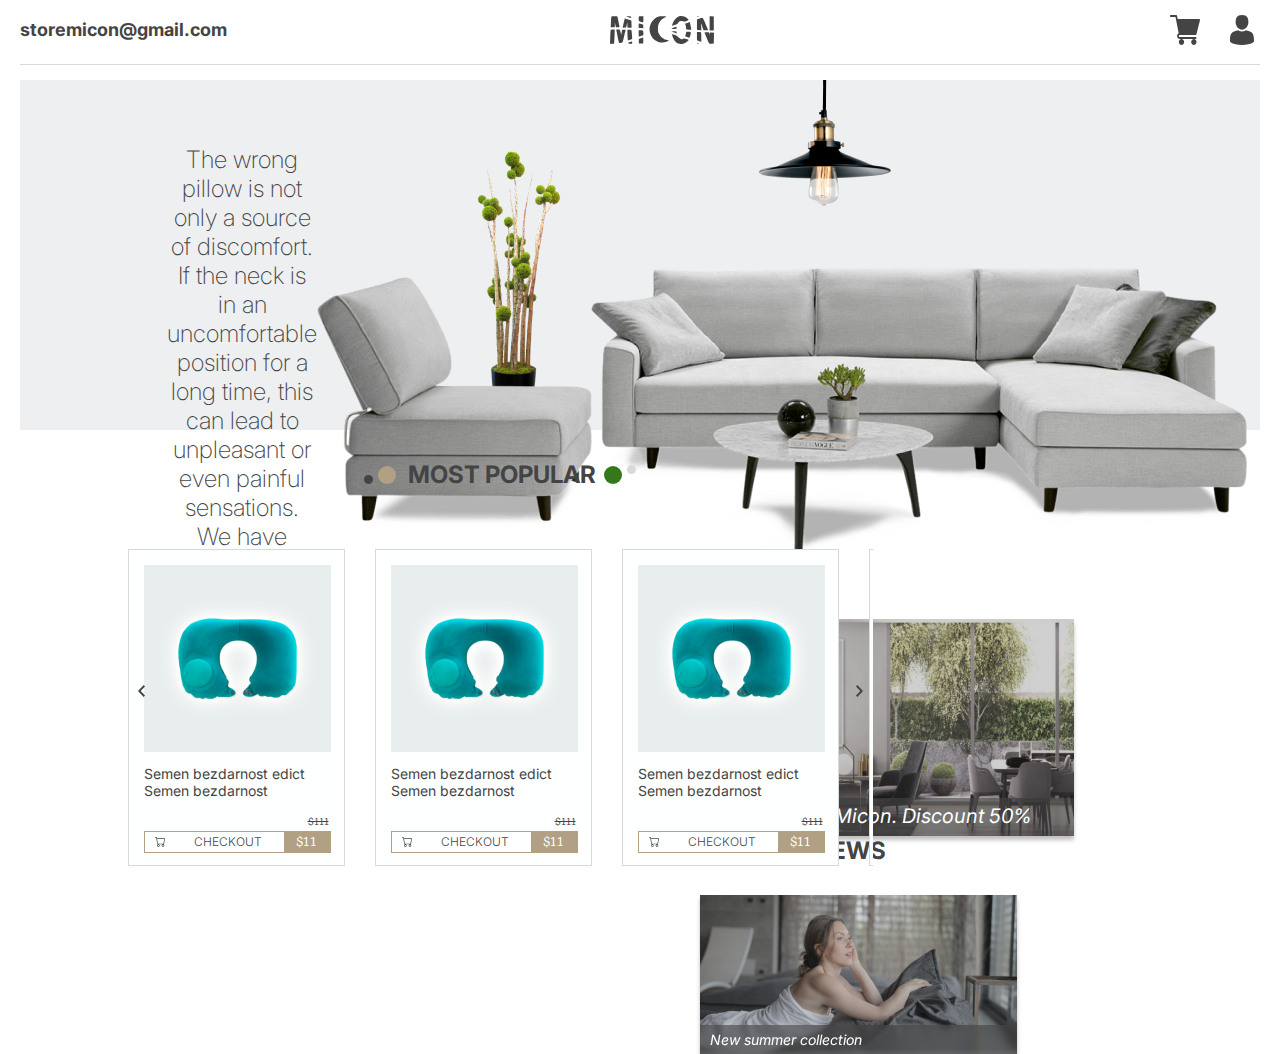
<file: index.html>
<!DOCTYPE html>
<html lang="en">

<head>
    <meta charset="UTF-8">
    <meta name="viewport" content="width=device-width, initial-scale=1.0">
    <title>Main</title>
    <link rel="stylesheet" href="https://cdn.jsdelivr.net/npm/swiper@10/swiper-bundle.min.css" />
    <script src="https://ajax.googleapis.com/ajax/libs/jquery/1.11.1/jquery.min.js"></script>
    <link rel="stylesheet" href="css/style.css">
</head>

<body>
    <header class="header">
        <div class="header__container">
            <div class="header__body">
                <div class="header__email">
                    <a href="mailto:storemicon@gmail.com" class="email">storemicon@gmail.com</a>
                </div>
                <a class="header__logo" href="index.html">
                    <img src="./images/LOGO.svg" alt="">
                </a>
                <div class="header__navigation head-nav">
                    <li class="head-nav__cart"></li>
                    <a href="createacc.html" class="head-nav__profile">
                    </a>
                </div>
            </div>
        </div>
    </header>

    <main class="main">
        <div class="main__container">
            <section class="main__topblock topblock">
                <div class="topblock__body topblockbody">
                    <p class="topblockbody__text">
                        The wrong pillow is not only a source of discomfort. If the neck is in
                        an uncomfortable position for a long time, this can lead to unpleasant or even painful
                        sensations.
                        We have collected a huge range, where everyone will find the best option for themselves.
                    </p>
                    <a href="./catalog.html"><button class="topblockbody__catalog-button">Go to catalog</button></a>
                </div>
                <div class="topblock__image">
                    <img src="./images/bgimage.png" alt="">
                </div>
            </section>
            <section class="main__bottomblock bottomblock">
                <div class="bottomblock-container">
                    <div class="bottomblock__mostpopular mostpopular">
                        <div class="mostpopular__label">
                            <div class="mostpopular__circle cirle1"></div>
                            <div class="mostpopular__circle cirle2"></div>
                            <p class="mostpopular__text">
                                MOST POPULAR
                            </p>
                            <div class="mostpopular__circle cirle3"></div>
                            <div class="mostpopular__circle cirle4"></div>
                        </div>
                        <div class="mostpopular__slider swiper">
                            <div class="swiper-wrapper" id="slides"></div>
                            <div class="swiper-button-prev"></div>
                            <div class="swiper-button-next"></div>
                        </div>
                    </div>
                    <div class="bottomblock__recentnews recentnews">
                        <div class="recentnews__secondaryblock secondaryblock">
                            <div class="secondaryblock__selected-block">
                                <div class="slide">
                                    <a href="./newspage.html">
                                        <img src="">
                                    </a>
                                    <p class="slide-text"></p>
                                </div>
                            </div>
                            <div class="secondaryblock__slider-block-container">
                                <p class="secondaryblock__label">RECENT NEWS</p>
                                <div class="secondaryblock__slider">
                                    <div class="slide">
                                        <img src="./images/newsslider/newsimg1.png" alt="">
                                        <p class="slide-text">Saturday festival in Micon. Discount 50%</p>
                                    </div>
                                    <div class="slide">
                                        <img src="./images/newsslider/newsimg2.png" alt="">
                                        <p class="slide-text">New summer collection</p>
                                    </div>
                                    <div class="slide">
                                        <img src="./images/newsslider/newsimg1.png" alt="">
                                        <p class="slide-text">Monday festival in Micon. Discount 25%</p>
                                    </div>
                                    <div class="slide">
                                        <img src="./images/newsslider/newsimg2.png" alt="">
                                        <p class="slide-text">New summer collection</p>
                                    </div>
                                </div>
                            </div>

                        </div>
                    </div>
                </div>
            </section>
        </div>
    </main>

    <script src="https://cdn.jsdelivr.net/npm/swiper@10/swiper-bundle.min.js"></script>
    <script src="js/swiperjs.js"></script>
    <script src="js/imageslider.js"></script>
</body>

</html>
</file>
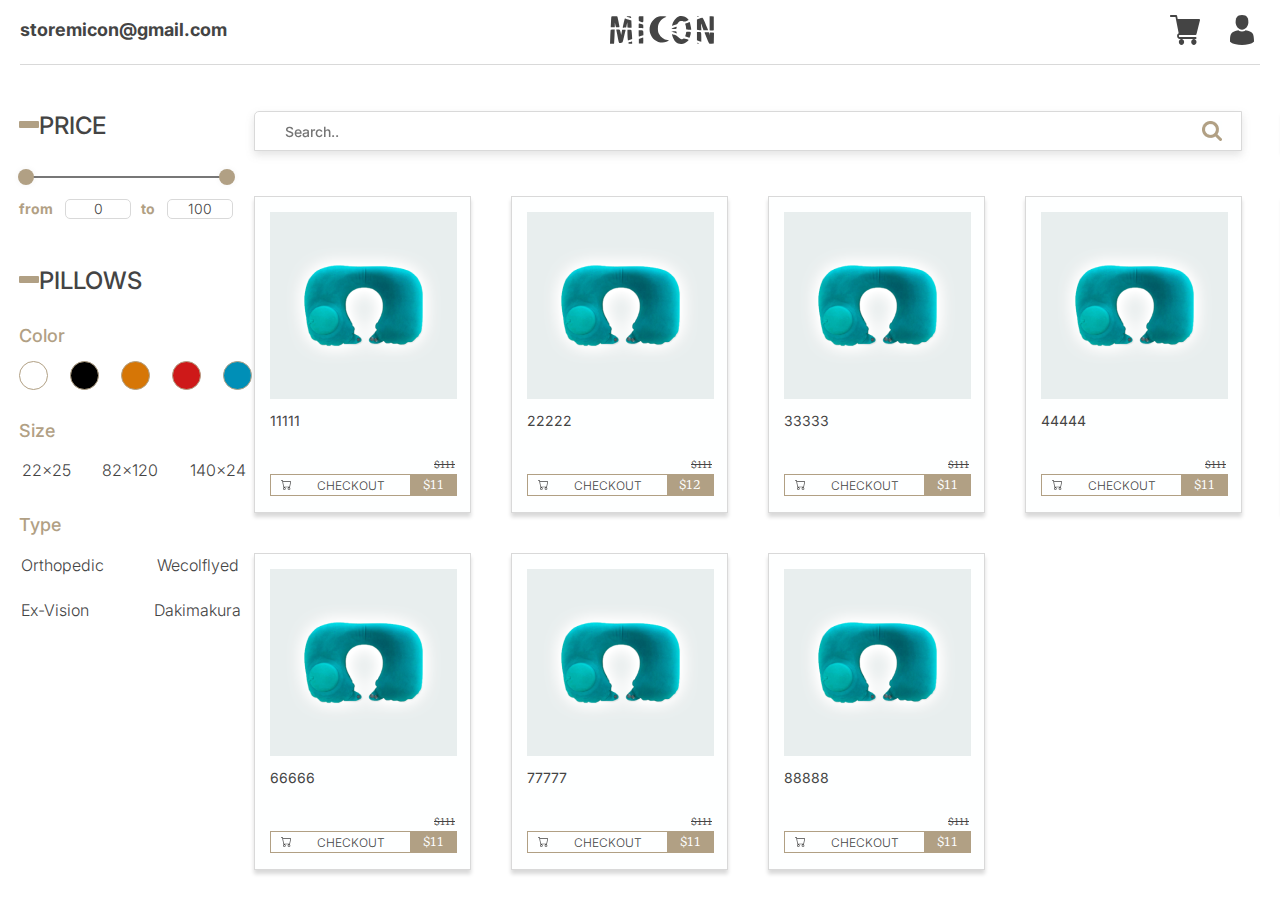
<file: catalog.html>
<!DOCTYPE html>
<html lang="en">

<head>
    <meta charset="UTF-8">
    <meta name="viewport" content="width=device-width, initial-scale=1.0">
    <title>Catalog</title>
    <link rel="stylesheet" href="css/catalog.css">
    <script src="https://code.jquery.com/jquery-3.6.0.min.js"></script>
</head>

<body>
    <header class="header">
        <div class="header__container">
            <div class="header__body">
                <div class="header__email">
                    <a href="mailto:storemicon@gmail.com" class="email">storemicon@gmail.com</a>
                </div>
                <a class="header__logo" href="index.html">
                    <img src="./images/LOGO.svg" alt="">
                </a>
                <div class="header__navigation head-nav">
                    <li class="head-nav__cart"></li>
                    <a href="createacc.html" class="head-nav__profile">
                    </a>
                </div>
            </div>
        </div>
    </header>

    <main class="main">
        <div class="main__container">
            <div class="main__body">
                <aside class="main__filters filters">
                    <div class="filters__pricefilter pricefilter">
                        <details open class="pricedetails">
                            <summary>PRICE</summary>
                            <div class="hidden-text">
                                <div class="price-filter-slider">
                                    <div class="progress" style="left: 0%; right: 0%;"></div>
                                </div>
                                <div class="range-input">
                                    <input type="range" id="minPrice" class="range-min" min="0" max="100" value="0"
                                        step="1">
                                    <input type="range" id="maxPrice" class="range-max" min="0" max="100" value="100"
                                        step="1">

                                </div>
                                <div class="price-input">
                                    <div class="field">
                                        <span>from</span>
                                        <input type="number" id="minValue" class="input-min" value="0" min="0"
                                            max="100">
                                    </div>
                                    <div class="field">
                                        <span class="to">to</span>
                                        <input type="number" id="maxValue" class="input-max" value="100" min="0"
                                            max="100">
                                    </div>
                                </div>
                            </div>
                        </details>
                    </div>
                    <div class="filters__pillowsfilter pillowsfilter">
                        <details open class="pillowsdetails">
                            <summary>PILLOWS</summary>
                            <div class="hidden-text">
                                <div class="pillowsfilter__color pillowsfiltercolor">
                                    <div class="pillowsfiltercolor__title filtertitle">Color</div>
                                    <div class="pillowsfiltercolor-btns" id="pillowsfiltercolor-buttons">
                                        <button class="btttn3 active" data-color="All"></button>
                                        <button class="btttn3 pillowsfiltercolor-btns__color-white"
                                            data-color="white"></button>
                                        <button class="btttn3 pillowsfiltercolor-btns__color-black"
                                            data-color="black"></button>
                                        <button class="btttn3 pillowsfiltercolor-btns__color-orange"
                                            data-color="orange"></button>
                                        <button class="btttn3 pillowsfiltercolor-btns__color-red"
                                            data-color="red"></button>
                                        <button class="btttn3 pillowsfiltercolor-btns__color-blue"
                                            data-color="blue"></button>
                                    </div>

                                </div>
                                <div class="pillowsfilter__size pillowsfiltersize">
                                    <div class="pillowsfilter-size__title filtertitle">Size</div>
                                    <div class="pillowsfiltersize-btns" id="pillowsfiltersize-buttons">
                                        <button class="btttn2 active" data-size="All"></button>
                                        <button class="btttn2 pillowsfiltersize-btns__size1"
                                            data-size="22x25">22x25</button>
                                        <button class="btttn2 pillowsfiltersize-btns__size2"
                                            data-size="82x120">82x120</button>
                                        <button class="btttn2 pillowsfiltersize-btns__size3"
                                            data-size="140x24">140x24</button>
                                    </div>
                                </div>
                                <div class="pillowsfilter__type pillowsfiltertype">
                                    <div class="pillowsfilter-type__title filtertitle">Type</div>
                                    <div class="pillowsfiltertype-btns" id="pillowsfiltertype-buttons">
                                        <button class="btttn" data-type="All"></button>
                                        <button class="btttn pillowsfiltertype-btns__type1"
                                            data-type="Orthopedic">Orthopedic</button>
                                        <button class="btttn pillowsfiltertype-btns__type2"
                                            data-type="Wecolflyed">Wecolflyed</button>
                                        <button class="btttn pillowsfiltertype-btns__type3"
                                            data-type="Ex-Vision">Ex-Vision</button>
                                        <button class="btttn pillowsfiltertype-btns__type4"
                                            data-type="Dakimakura">Dakimakura</button>
                                    </div>
                                </div>
                            </div>
                        </details>
                    </div>
                    <!-- <div class="filters__bedsheetsfilter bedsheetsfilter">
                        <details open class="bedsheetsdetails">
                            <summary>BED SHEETS</summary>
                            <div class="hidden-text">
                                <div class="bedsheetsfilter__color bedsheetsfiltercolor">
                                    <div class="bedsheetsfiltercolor__title filtertitle">Color</div>
                                    <div class="bedsheetsfiltercolor-btns" id="bedsheetsfiltercolor-buttons">
                                        <button class="btttn3 active"></button>
                                        <button class="btttn3 bedsheetsfiltercolor-btns__color-white"
                                            data-color="white"></button>
                                        <button class="btttn3 bedsheetsfiltercolor-btns__color-black"
                                            data-color="black"></button>
                                        <button class="btttn3 bedsheetsfiltercolor-btns__color-orange"
                                            data-color="orange"></button>
                                        <button class="btttn3 bedsheetsfiltercolor-btns__color-red"
                                            data-color="red"></button>
                                        <button class="btttn3 bedsheetsfiltercolor-btns__color-blue"
                                            data-color="blue"></button>
                                    </div>
                                </div>
                                <!-- <div class="bedsheetsfilter__size bedsheetsfiltersize">
                                    <div class="bedsheetsfilter-size__title filtertitle">Size</div>
                                    <div class="bedsheetsfiltersize-btns" id="bedsheetsfiltersize-buttons">
                                        <button class="btttn2 active" onclick="filterSelection('All')"></button>
                                        <button class="btttn2 bedsheetsfiltersize-btns__size1"
                                            onclick="filterSelection('22x25')">22x25</button>
                                        <button class="btttn2 bedsheetsfiltersize-btns__size2"
                                            onclick="filterSelection('82x120')">82x120</button>
                                        <button class="btttn2 bedsheetsfiltersize-btns__size3"
                                            onclick="filterSelection('140x24')">140x24</button>
                                    </div>
                                </div> 
                                <div class="bedsheetsfilter__type bedsheetsfiltertype">
                                    <div class="bedsheetsfilter-type__title filtertitle">Type</div>
                                    <div class="bedsheetsfiltertype-btns" id="bedsheetsfiltertype-buttons">
                                        <button class="btttn" onclick="filterSelection('all')"></button>
                                        <button class="btttn bedsheetsfiltertype-btns__type1"
                                            onclick="filterSelection('Orthopedic')">Orthopedic</button>
                                        <button class="btttn bedsheetsfiltertype-btns__type2"
                                            onclick="filterSelection('Wecolflyed')">Wecolflyed</button>
                                        <button class="btttn bedsheetsfiltertype-btns__type3"
                                            onclick="filterSelection('Ex-Vision')">Ex-Vision</button>
                                        <button class="btttn bedsheetsfiltertype-btns__type4"
                                            onclick="filterSelection('Dakimakura')">Dakimakura</button>
                                    </div>
                                </div>
                            </div>
                        </details>
                    </div> -->
                </aside>
                <div class="main__catalog catalog">
                    <div class="catalog__topfilters topfilters">
                        <div class="topfilters__search">
                            <input id="searchbar" onkeyup="search_catalog()" type="text" placeholder="Search..">
                            <button>
                                <img src="./images/search-icon.png" alt="search">
                            </button>
                        </div>
                        <div class="topfilters__dropdown dropdown">
                            <select class="dropdown__selector" id="dropdown__selector">
                                <option value="featured">Featured</option>
                                <option value="popular">Popularity</option>
                                <option value="price-lowest-to-high">Price: Low to High</option>
                                <option value="price-high-to-lowest">Price: High to Low</option>
                                <option value="newest">Newest</option>
                            </select>
                        </div>
                    </div>
                    <!-- Catalog Items -->
                    <ul class="catalog__items items" id="items"></ul>
                </div>
            </div>
        </div>
    </main>
    <script src="js/catalog/catalog_itemloader.js"></script>
    <script src="js/catalog/catalog_selector-filter.js"></script>
    <script src="js/catalog/catalog_search.js"></script>
    <script src="js/catalog/catalog_pricefilter.js"></script>
    <script src="js/catalog/catalog_filters.js"></script>
    <script src="js/catalog/catalog_dropdown.js"></script>

</body>

</html>
</file>
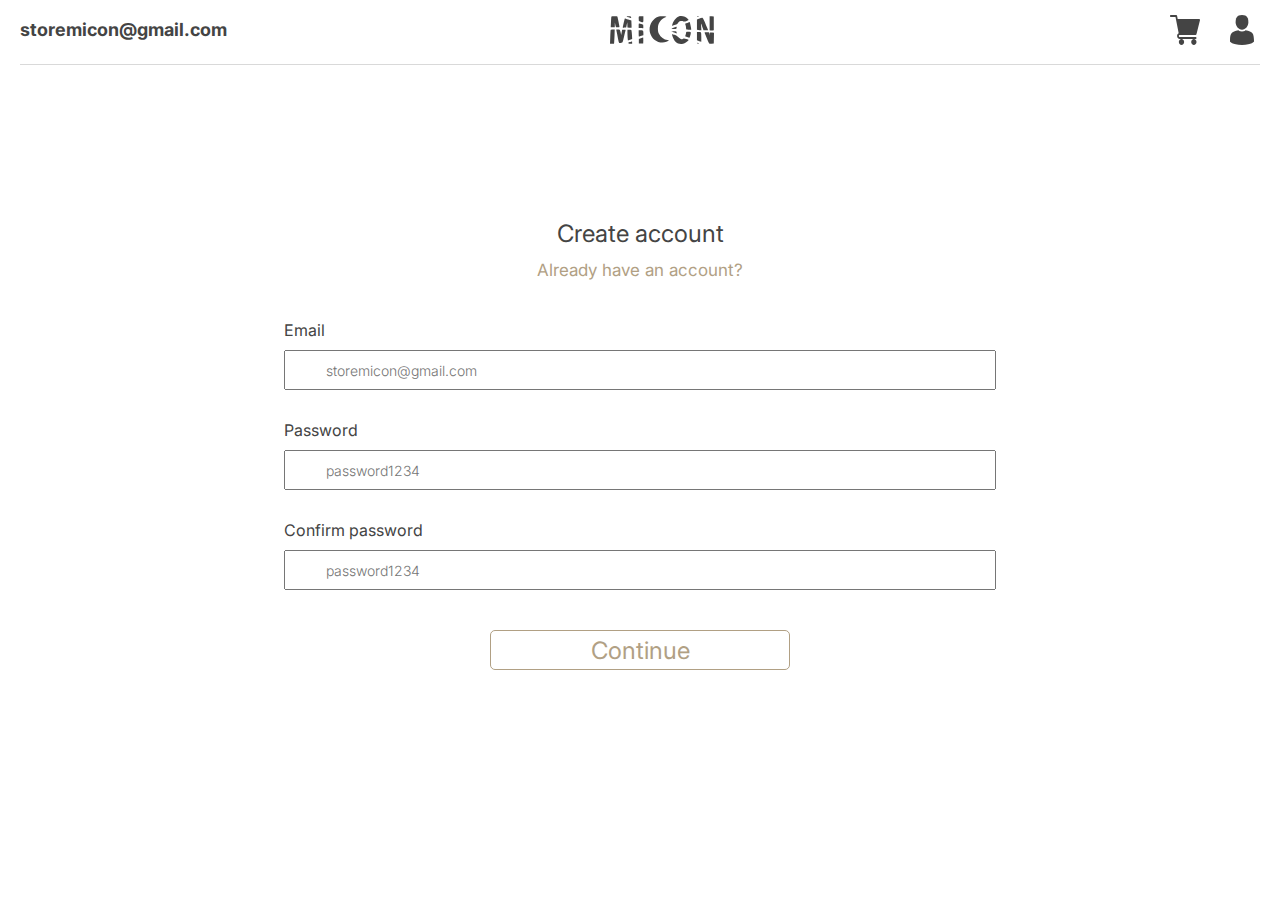
<file: createacc.html>
<!DOCTYPE html>
<html lang="en">

<head>
    <meta charset="UTF-8">
    <meta name="viewport" content="width=device-width, initial-scale=1.0">
    <title>Create Account</title>
    <link rel="stylesheet" href="./css/createacc.css">
</head>

<body>
    <header class="header">
        <div class="header__container">
            <div class="header__body">
                <div class="header__email">
                    <a href="mailto:storemicon@gmail.com" class="email">storemicon@gmail.com</a>
                </div>
                <a class="header__logo" href="index.html">
                    <img src="./images/LOGO.svg" alt="">
                </a>
                <div class="header__navigation head-nav">
                    <li class="head-nav__cart"></li>
                    <li class="head-nav__profile"></li>
                </div>
            </div>
        </div>
    </header>

    <main class="main">
        <div class="main__container">
            <div class="main__topblock topblock">
                <h3 class="topblock__title">Create account</h3>
                <a href="signin.html">
                    <button class="topblock__alrhaveacc">Already have an account?</button>
                </a>
            </div>
            <form action="" class="main__form form">
                <label for="form__input1">Email</label>
                <input type="text" id="input1" name="input1" placeholder="storemicon@gmail.com" required>

                <label for="form__input2">Password</label>
                <input type="text" id="input2" name="input2" placeholder="password1234" required>

                <label for="form__input3">Confirm password</label>
                <input type="text" id="input3" name="input3" placeholder="password1234" required>

                <button type="submit">Continue</button>
            </form>
        </div>
    </main>
</body>

</html>
</file>
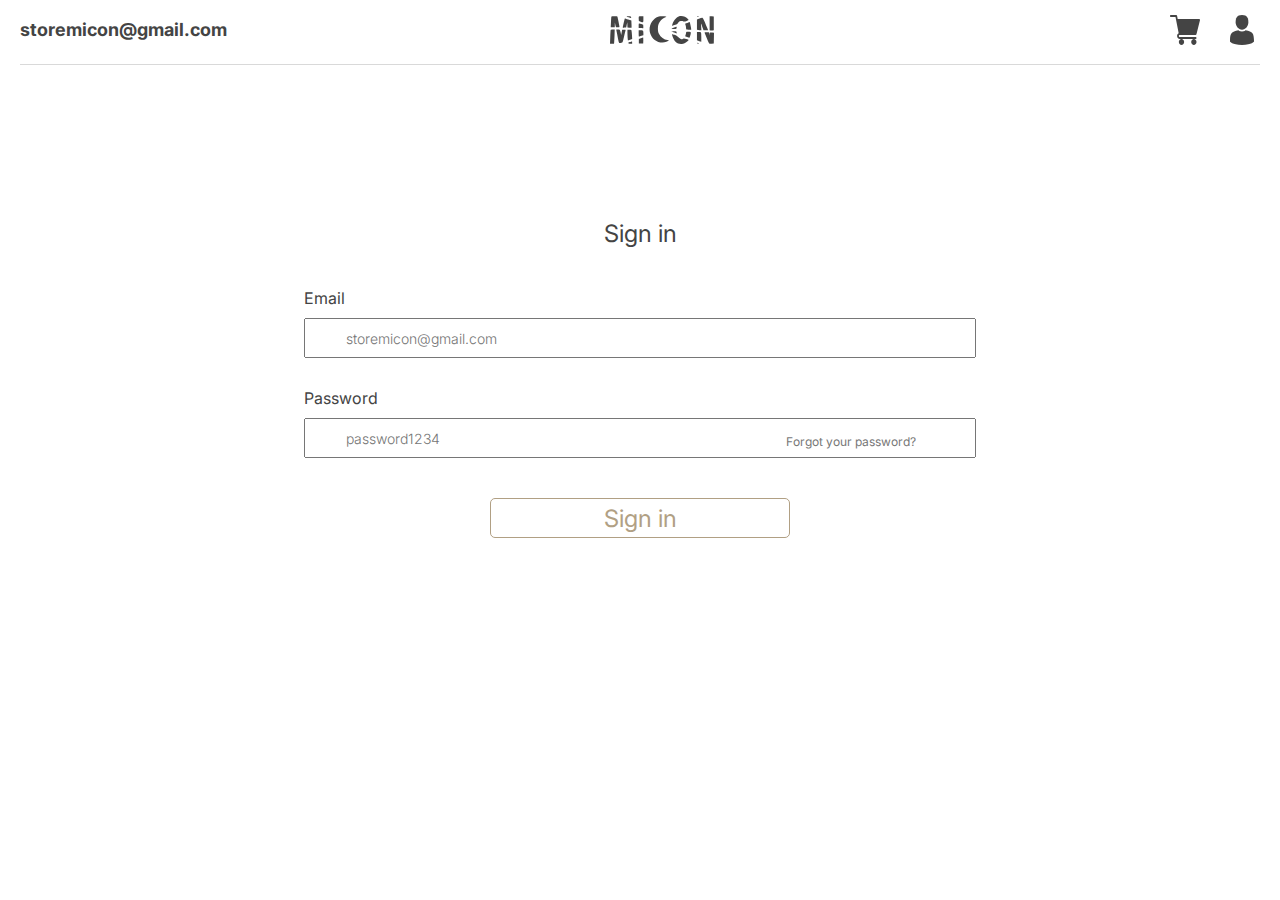
<file: signin.html>
<!DOCTYPE html>
<html lang="en">

<head>
    <meta charset="UTF-8">
    <meta name="viewport" content="width=device-width, initial-scale=1.0">
    <title>Sign in</title>
    <link rel="stylesheet" href="css/signin.css">
</head>

<body>
    <header class="header">
        <div class="header__container">
            <div class="header__body">
                <div class="header__email">
                    <a href="mailto:storemicon@gmail.com" class="email">storemicon@gmail.com</a>
                </div>
                <a class="header__logo" href="index.html">
                    <img src="./images/LOGO.svg" alt="">
                </a>
                <div class="header__navigation head-nav">
                    <li class="head-nav__cart"></li>
                    <li class="head-nav__profile"></li>
                </div>
            </div>
        </div>
    </header>

    <main class="main">
        <div class="main__container">
            <h3 class="main__title">Sign in</h3>
            <form action="" class="main__form form">
                <label for="form__input1">Email</label>
                <input type="text" id="input1" name="input1" placeholder="storemicon@gmail.com" required>

                <label for="form__input2">Password</label>
                <div class="input-pass-group">
                    <input type="text" id="input2" name="input2" placeholder="password1234" required>
                    <button>Forgot your password?</button>
                </div>
                <button class="form__submit-btn" type="submit">Sign in</button>
            </form>
        </div>
    </main>
</body>

</html>
</file>
<file: css/style.css>
@charset "UTF-8";
@import "https://fonts.googleapis.com/css?family=Inter:100,200,300,regular,500,600,700,800,900&display=swap";
@import "https://fonts.googleapis.com/css?family=Rasa:300,regular,500&display=swap";
@import "https://fonts.googleapis.com/css?family=Unna:regular&display=swap";
@import "https://fonts.googleapis.com/css?family=Inter:100,200,300,regular,500,600,700,800,900&display=swap";
@import "https://fonts.googleapis.com/css?family=Rasa:300,regular,500&display=swap";
@import "https://fonts.googleapis.com/css?family=Unna:regular&display=swap";
* {
  font-family: "Inter", sans-serif;
  font-style: normal;
  margin: 0;
  box-sizing: border-box;
  box-sizing: inherit;
  box-sizing: border-box;
}
*::before {
  padding: 0;
  margin: 0;
  border: 0;
  box-sizing: border-box;
  outline: none;
  border: none;
  box-sizing: inherit;
  box-sizing: border-box;
}
*::after {
  padding: 0;
  margin: 0;
  border: 0;
  box-sizing: border-box;
  outline: none;
  border: none;
  box-sizing: inherit;
  box-sizing: border-box;
}

a {
  text-decoration: none;
}

ul {
  list-style: none;
  padding: 0;
}

ol {
  list-style: none;
  padding: 0;
}

li {
  list-style: none;
  padding: 0;
}

button {
  padding: 0;
  border: none;
  cursor: pointer;
  width: auto;
  overflow: visible;
  background: transparent;
  /* inherit font & color from ancestor */
  color: inherit;
  font: inherit;
  /* Normalize `line-height`. Cannot be changed from `normal` in Firefox 4+. */
  line-height: normal;
  /* Corrects font smoothing for webkit */
  -webkit-font-smoothing: inherit;
  -moz-osx-font-smoothing: inherit;
  /* Corrects inability to style clickable `input` types in iOS */
  -webkit-appearance: none;
  outline: none;
}

input {
  outline: none;
}

html {
  margin: 0;
  padding: 0;
  box-sizing: border-box;
  font-family: "Inter", sans-serif;
  font-style: normal;
}

body {
  margin: 0;
  padding: 0;
  box-sizing: border-box;
  font-family: "Inter", sans-serif;
  font-style: normal;
  color: #444;
}

.header__container {
  padding: 0 20px;
}
.header__container .header__body {
  max-width: 1646px;
  width: 100%;
  display: flex;
  justify-content: space-between;
  margin-left: auto;
  margin-right: auto;
  border-bottom: 1px solid #d9d9d9;
}
.header .header__email {
  padding: 19px 0;
}
.header .header__email .email {
  color: #444;
  font-size: 18px;
  font-weight: 700;
}
.header .header__logo {
  padding: 16px 0 16px 50px;
  margin-left: -10%;
  cursor: pointer;
}
.header .head-nav {
  max-width: 90px;
  width: 100%;
  display: flex;
  padding: 15px 0;
  gap: 30px;
}
.header .head-nav__cart {
  width: 30px;
  height: 30px;
  background-image: url("../images/cart.svg");
  cursor: pointer;
}
.header .head-nav__profile {
  width: 30px;
  height: 30px;
  background-image: url("../images/profile.svg");
  background-repeat: no-repeat;
  cursor: pointer;
}

.main__topblock {
  display: flex;
  justify-content: space-between;
  width: 100%;
  height: 350px;
  margin: 15px 0 0 0;
  padding: 0 85px 0 147px;
  background: #eeeff1;
}
.main .topblockbody {
  text-align: center;
}
.main .topblockbody__text {
  max-width: 711px;
  width: 100%;
  margin-top: 65px;
  text-align: center;
  font-size: 24px;
  font-style: normal;
  font-weight: 200;
  line-height: normal;
  color: #444;
}
.main .topblockbody__catalog-button {
  max-width: 350px;
  width: 100%;
  height: 30px;
  color: #444;
  margin-top: 46px;
  font-size: 18px;
  font-weight: 500;
  line-height: normal;
  text-transform: uppercase;
  border: 1px solid #d9d9d9;
  background-color: #eeeff1;
  box-shadow: 3px 3px 3px #33791a;
  transition: all ease-in-out 0.2s;
  cursor: pointer;
}
.main .topblockbody__catalog-button:hover {
  color: #eeeff1;
  background-color: #444;
}
.main .bottomblock .bottomblock-container {
  display: flex;
  flex-wrap: wrap;
}
.main .bottomblock .bottomblock-container .mostpopular {
  max-width: 960px;
  width: 100%;
  margin-top: 30px;
}
.main .bottomblock .bottomblock-container .mostpopular__label {
  display: flex;
  justify-content: center;
}
.main .bottomblock .bottomblock-container .mostpopular__circle {
  content: "";
  display: inline-block;
  border-radius: 50%;
}
.main .bottomblock .bottomblock-container .mostpopular .cirle1 {
  width: 9px;
  height: 9px;
  margin: 0 5px 5px 0;
  align-self: flex-end;
  background-color: #444;
}
.main .bottomblock .bottomblock-container .mostpopular .cirle2 {
  width: 18px;
  height: 18px;
  margin-right: 12px;
  align-self: center;
  background-color: #b1a084;
}
.main .bottomblock .bottomblock-container .mostpopular .cirle3 {
  width: 18px;
  height: 18px;
  margin-left: 8px;
  align-self: center;
  background-color: #33791a;
}
.main .bottomblock .bottomblock-container .mostpopular .cirle4 {
  width: 9px;
  height: 9px;
  margin: 5px 0 0 5px;
  align-self: flex-start;
  background-color: #d9d9d9;
}
.main .bottomblock .bottomblock-container .mostpopular__text {
  color: #444;
  font-size: 24px;
  font-weight: 700;
  line-height: normal;
  text-align: center;
}
.main .bottomblock .bottomblock-container .mostpopular .swiper {
  width: 745px;
  height: 100%;
  margin-top: 30px;
}
.main .bottomblock .bottomblock-container .mostpopular .swiper .swiper-wrapper {
  display: flex;
  max-width: 711px;
  width: 100%;
  align-items: center;
}
.main .bottomblock .bottomblock-container .mostpopular .swiper .swiper-wrapper .swiper-slide {
  width: 217px;
  height: 317px;
  border: 1px solid #d9d9d9;
  background: #feffff;
  cursor: pointer;
}
.main .bottomblock .bottomblock-container .mostpopular .swiper .swiper-wrapper .swiper-slide__container {
  padding: 15px;
}
.main .bottomblock .bottomblock-container .mostpopular .swiper .swiper-wrapper .swiper-slide__name {
  width: 187px;
  margin-top: 9px;
  font-size: 14px;
  font-weight: 400;
  line-height: normal;
}
.main .bottomblock .bottomblock-container .mostpopular .swiper .swiper-wrapper .swiper-slide__oldprice {
  margin-top: 15px;
  font-family: Rasa;
  font-size: 14px;
  font-weight: 300;
  line-height: normal;
  text-align: right;
  text-decoration: line-through;
}
.main .bottomblock .bottomblock-container .mostpopular .swiper .swiper-wrapper .swiper-slide .checkout-btn {
  position: relative;
  display: flex;
  width: 187px;
  height: 22px;
  color: #444;
  border: 1px solid #b1a084;
  transition: all ease-in-out 0.2s;
}
.main .bottomblock .bottomblock-container .mostpopular .swiper .swiper-wrapper .swiper-slide .checkout-btn:hover {
  background-color: #444;
  color: white;
  border-top: 1px solid #444;
  border-bottom: 1px solid #444;
  border-left: 1px solid #444;
}
.main .bottomblock .bottomblock-container .mostpopular .swiper .swiper-wrapper .swiper-slide .checkout-btn:hover > .checkout-btn__price-rect {
  background-color: #777777;
}
.main .bottomblock .bottomblock-container .mostpopular .swiper .swiper-wrapper .swiper-slide .checkout-btn:hover > .checkout-btn__cartimg {
  background-image: url("../images/item-cartwht.svg");
}
.main .bottomblock .bottomblock-container .mostpopular .swiper .swiper-wrapper .swiper-slide .checkout-btn__cartimg {
  position: relative;
  align-self: center;
  margin: 0 29px 0 10px;
}
.main .bottomblock .bottomblock-container .mostpopular .swiper .swiper-wrapper .swiper-slide .checkout-btn__label {
  align-self: center;
  font-family: Inter;
  font-size: 12px;
  font-weight: 300;
  line-height: normal;
}
.main .bottomblock .bottomblock-container .mostpopular .swiper .swiper-wrapper .swiper-slide .checkout-btn__price-rect {
  position: absolute;
  top: -5%;
  right: 0;
  width: 46px;
  height: 110%;
  color: #feffff;
  text-align: center;
  font-family: Rasa;
  font-size: 18px;
  font-weight: 300;
  line-height: normal;
  background-color: #b1a084;
  transition: all ease-in-out 0.2s;
}
.main .bottomblock .bottomblock-container .mostpopular .swiper .swiper-button-prev,
.main .bottomblock .bottomblock-container .mostpopular .swiper .swiper-button-next {
  background-image: url("../images/swiper-arrow.svg");
  width: 7px;
  height: 12px;
  background-repeat: no-repeat;
  background-position: center;
  background-size: cover;
}
.main .bottomblock .bottomblock-container .mostpopular .swiper .swiper-button-prev::after,
.main .bottomblock .bottomblock-container .mostpopular .swiper .swiper-button-next::after {
  display: none;
}
.main .bottomblock .bottomblock-container .mostpopular .swiper .swiper-button-next {
  transform: rotate(180deg);
}
.main .bottomblock .bottomblock-container .recentnews {
  position: absolute;
  left: 50%;
}
.main .bottomblock .bottomblock-container .recentnews .secondaryblock {
  display: flex;
  flex-wrap: wrap;
  margin-top: 189px;
}
.main .bottomblock .bottomblock-container .recentnews .secondaryblock__selected-block {
  width: 434px;
  height: 217px;
  box-shadow: 0px 4px 4px 0px rgba(0, 0, 0, 0.25);
}
.main .bottomblock .bottomblock-container .recentnews .secondaryblock__selected-block .slide img {
  width: 100%;
  height: 100%;
  -o-object-fit: cover;
     object-fit: cover;
}
.main .bottomblock .bottomblock-container .recentnews .secondaryblock__selected-block .slide .slide-text {
  position: absolute;
  width: 434px;
  height: 38px;
  margin-top: -42px;
  padding: 6px 0 7px 10px;
  color: #fff;
  text-align: justify;
  font-family: Inter;
  font-size: 20px;
  font-style: italic;
  font-weight: 400;
  line-height: normal;
  background: rgba(68, 68, 68, 0.6);
}
.main .bottomblock .bottomblock-container .recentnews .secondaryblock__slider-block-container {
  display: block;
  margin-left: 60px;
}
.main .bottomblock .bottomblock-container .recentnews .secondaryblock__slider-block-container .secondaryblock__label {
  margin-left: 10px;
  color: #444;
  text-align: justify;
  font-size: 24px;
  font-weight: 700;
  line-height: normal;
}
.main .bottomblock .bottomblock-container .recentnews .secondaryblock__slider-block-container .secondaryblock__label::before {
  content: "";
  position: absolute;
  width: 5px;
  height: 29px;
  margin-left: -10px;
  background-color: #33791a;
}
.main .bottomblock .bottomblock-container .recentnews .secondaryblock__slider-block-container .secondaryblock__slider {
  width: 317px;
  height: 158px;
  margin-top: 30px;
  overflow: hidden;
  box-shadow: 0px 4px 4px 0px rgba(0, 0, 0, 0.25);
}
.main .bottomblock .bottomblock-container .recentnews .secondaryblock__slider-block-container .secondaryblock__slider .slide img {
  width: 100%;
  height: auto;
  cursor: pointer;
}
.main .bottomblock .bottomblock-container .recentnews .secondaryblock__slider-block-container .secondaryblock__slider .slide .slide-text {
  position: absolute;
  width: 317px;
  height: 29px;
  margin-top: -32px;
  padding: 6px 0 7px 10px;
  color: #fff;
  text-align: justify;
  font-family: Inter;
  font-size: 14px;
  font-style: italic;
  font-weight: 400;
  line-height: normal;
  background: rgba(68, 68, 68, 0.6);
  -webkit-backdrop-filter: blur(2px);
          backdrop-filter: blur(2px);
}

@media only screen and (max-width: 480px) {
  body {
    background: #eeeff1;
  }
  .header {
    display: none;
  }
  .main__topblock {
    padding: 0;
    margin-left: auto;
    margin-right: auto;
    flex-wrap: wrap-reverse;
  }
  .main__topblock .topblock__image img {
    width: 335px;
    height: 178px;
  }
  .main__topblock .topblockbody {
    margin-left: auto;
    margin-right: auto;
  }
  .main__topblock .topblockbody__text {
    display: none;
  }
  .main__topblock .topblockbody__catalog-button {
    width: 331px;
    height: 24px;
  }
  .main__bottomblock {
    background: linear-gradient(180deg, #eeeff1 0%, #feffff 100%);
  }
  .main__bottomblock .bottomblock-container .mostpopular .swiper {
    width: 375px;
  }
  .main__bottomblock .bottomblock-container .recentnews {
    position: relative !important;
    left: 0 !important;
  }
  .main__bottomblock .bottomblock-container .recentnews .secondaryblock__selected-block {
    width: 335px;
  }
  .main__bottomblock .bottomblock-container .recentnews .secondaryblock__label {
    width: 192px;
    height: 49px;
    padding-left: 15px;
    border-bottom: 5px solid #33791a;
    border-left: 5px solid #33791a;
    border-radius: 1px;
  }
  .main__bottomblock .bottomblock-container .recentnews .secondaryblock__label::before {
    display: none;
  }
  .main__bottomblock .bottomblock-container .recentnews .secondaryblock .secondaryblock__slider {
    width: 124px !important;
    height: 49px !important;
  }
  .main__bottomblock .bottomblock-container .recentnews .secondaryblock .secondaryblock__slider .slide img {
    width: 124px;
    height: 49px;
  }
  .main__bottomblock .bottomblock-container .recentnews .secondaryblock .secondaryblock__slider .slide p {
    width: 124px !important;
    height: 11px !important;
    font-size: 6px !important;
  }
}
* {
  font-family: "Inter", sans-serif;
  font-style: normal;
  margin: 0;
  box-sizing: border-box;
  box-sizing: inherit;
  box-sizing: border-box;
}
*::before {
  padding: 0;
  margin: 0;
  border: 0;
  box-sizing: border-box;
  outline: none;
  border: none;
  box-sizing: inherit;
  box-sizing: border-box;
}
*::after {
  padding: 0;
  margin: 0;
  border: 0;
  box-sizing: border-box;
  outline: none;
  border: none;
  box-sizing: inherit;
  box-sizing: border-box;
}

a {
  text-decoration: none;
}

ul {
  list-style: none;
  padding: 0;
}

ol {
  list-style: none;
  padding: 0;
}

li {
  list-style: none;
  padding: 0;
}

button {
  padding: 0;
  border: none;
  cursor: pointer;
  width: auto;
  overflow: visible;
  background: transparent;
  /* inherit font & color from ancestor */
  color: inherit;
  font: inherit;
  /* Normalize `line-height`. Cannot be changed from `normal` in Firefox 4+. */
  line-height: normal;
  /* Corrects font smoothing for webkit */
  -webkit-font-smoothing: inherit;
  -moz-osx-font-smoothing: inherit;
  /* Corrects inability to style clickable `input` types in iOS */
  -webkit-appearance: none;
  outline: none;
}

input {
  outline: none;
}

html {
  margin: 0;
  padding: 0;
  box-sizing: border-box;
  font-family: "Inter", sans-serif;
  font-style: normal;
}

body {
  margin: 0;
  padding: 0;
  box-sizing: border-box;
  font-family: "Inter", sans-serif;
  font-style: normal;
  color: #444;
}

.header__container {
  padding: 0 20px;
}
.header__container .header__body {
  max-width: 1646px;
  width: 100%;
  display: flex;
  justify-content: space-between;
  margin-left: auto;
  margin-right: auto;
  border-bottom: 1px solid #d9d9d9;
}
.header .header__email {
  padding: 19px 0;
}
.header .header__email .email {
  color: #444;
  font-size: 18px;
  font-weight: 700;
}
.header .header__logo {
  padding: 16px 0 16px 50px;
  margin-left: -10%;
  cursor: pointer;
}
.header .head-nav {
  max-width: 90px;
  width: 100%;
  display: flex;
  padding: 15px 0;
  gap: 30px;
}
.header .head-nav__cart {
  width: 30px;
  height: 30px;
  background-image: url("../images/cart.svg");
  cursor: pointer;
}
.header .head-nav__profile {
  width: 30px;
  height: 30px;
  background-image: url("../images/profile.svg");
  background-repeat: no-repeat;
  cursor: pointer;
}

.main__container {
  padding: 0 20px;
}
.main__container .main__body {
  margin: 46px auto 0 auto;
  max-width: 1646px;
  width: 100%;
  display: flex;
  justify-content: space-between;
  align-items: flex-start;
}
.main__container .filters {
  width: 215px;
  margin-left: 19px;
}
.main__container .filters details summary {
  list-style-type: none;
  cursor: pointer;
  width: 334px;
  height: 29px;
  font-style: normal;
  font-weight: 500;
  font-size: 24px;
  line-height: 29px;
  color: #444;
}
.main__container .filters details summary::before {
  position: absolute;
  content: "⠀";
  font-size: 10px;
  line-height: 17px;
  margin-left: -20px;
  margin-right: 10px;
  margin-top: 7px;
  background-color: #b1a084;
  border-radius: 1px;
}
.main__container .filters details[open] > summary::before {
  position: absolute;
  content: "⠀";
  margin-right: 0px;
  margin-top: 10px;
  font-size: 27px;
  line-height: 7px;
  background-color: #b1a084;
  border-radius: 1px;
}
.main__container .filters details[open] div {
  animation: slide 0.5s;
}
.main__container .filters details.pricesdetails[open] {
  height: 160px;
}
.main__container .filters details.pillowsdetails[open] {
  height: 414px;
}
@keyframes slide {
  0% {
    opacity: 0;
    transform: translate(0, -20px);
  }
  100% {
    opacity: 1;
    transform: translate(0, 0);
  }
}
.main__container .filters .pricefilter .price-filter-slider {
  margin-top: 36px;
  height: 5px;
  left: -20px;
  position: relative;
  border-radius: 5px;
}
.main__container .filters .pricefilter .price-filter-slider .progress {
  height: 2px;
  right: 25%;
  position: absolute;
  border-radius: 5px;
  background: #777777;
}
.main__container .filters .pricefilter .range-input {
  position: relative;
}
.main__container .filters .pricefilter .range-input input {
  position: absolute;
  width: 101%;
  height: 4px;
  top: -6px;
  left: -21px;
  background: none;
  pointer-events: none;
  -webkit-appearance: none;
  -moz-appearance: none;
}
.main__container .filters .pricefilter input[type=range]::-webkit-slider-thumb {
  height: 16px;
  width: 16px;
  border-radius: 50%;
  background: #b1a084;
  pointer-events: auto;
  -webkit-appearance: none;
  box-shadow: 0 0 6px rgba(0, 0, 0, 0.05);
  cursor: pointer;
}
.main__container .filters .pricefilter input[type=range]::-moz-range-thumb {
  height: 16px;
  width: 16px;
  border: none;
  border-radius: 50%;
  background: #b1a084;
  pointer-events: auto;
  -moz-appearance: none;
  box-shadow: 0 0 6px rgba(0, 0, 0, 0.05);
  cursor: pointer;
}
.main__container .filters .pricefilter .filter-price {
  margin-top: 106px;
  margin-bottom: 66px;
}
.main__container .filters .pricefilter input[type=number]::-webkit-inner-spin-button,
.main__container .filters .pricefilter input[type=number]::-webkit-outer-spin-button {
  -webkit-appearance: none;
  appearance: none;
  margin: 0;
}
.main__container .filters .pricefilter .price-input {
  width: 100%;
  display: flex;
  margin: 5px 0 35px -20px;
}
.main__container .filters .pricefilter .price-input .field {
  display: flex;
  width: 100%;
  height: 45px;
  font-style: normal;
  font-weight: 700;
  font-size: 14px;
  line-height: 17px;
  align-items: center;
  color: #b1a084;
}
.main__container .filters .pricefilter .price-input .field .to {
  margin-left: 10px;
}
.main__container .filters .pricefilter .price-input .field input {
  width: 66px;
  height: 20px;
  outline: none;
  margin-left: 12px;
  font-style: normal;
  color: #444;
  text-align: center;
  font-family: Inter;
  font-size: 14px;
  font-style: normal;
  font-weight: 300;
  line-height: normal;
  border: 1px solid #d9d9d9;
  border-radius: 5px;
  -moz-appearance: textfield;
}
.main__container .filters .pricefilter .price-input .separator {
  width: 130px;
  display: flex;
  font-size: 19px;
  align-items: center;
  justify-content: center;
}
.main__container .filters .pillowsfilter .pillowsdetails .hidden-text {
  margin-left: -20px;
}
.main__container .filters .pillowsfilter .pillowsdetails .hidden-text .btttn:first-child,
.main__container .filters .pillowsfilter .pillowsdetails .hidden-text .btttn2:first-child,
.main__container .filters .pillowsfilter .pillowsdetails .hidden-text .btttn3:first-child {
  display: none;
}
.main__container .filters .pillowsfilter .pillowsdetails .hidden-text .filtertitle {
  margin: 30px 0 15px 0;
  color: #b1a084;
  font-size: 18px;
  font-weight: 500;
  line-height: normal;
}
.main__container .filters .pillowsfilter .pillowsdetails .hidden-text .pillowsfiltercolor .ellipse {
  position: absolute;
  width: 14px;
  height: 14px;
  background-color: #b1a084;
  border-radius: 50%;
  opacity: 0;
  transition: opacity 0.3s ease-in-out;
  display: flex;
  justify-content: center;
  align-items: center;
  font-size: 9px;
}
.main__container .filters .pillowsfilter .pillowsdetails .hidden-text .pillowsfiltercolor .ellipse::before {
  content: "✓";
  color: #feffff;
}
.main__container .filters .pillowsfilter .pillowsdetails .hidden-text .pillowsfiltercolor .pillowsfiltercolor-btns {
  display: flex;
  gap: 22px;
}
.main__container .filters .pillowsfilter .pillowsdetails .hidden-text .pillowsfiltercolor .pillowsfiltercolor-btns__color-white {
  width: 29px;
  height: 29px;
  border-radius: 50%;
  border: 1px solid #b1a084;
  background-color: white;
}
.main__container .filters .pillowsfilter .pillowsdetails .hidden-text .pillowsfiltercolor .pillowsfiltercolor-btns__color-black {
  width: 29px;
  height: 29px;
  border-radius: 50%;
  border: 1px solid #b1a084;
  background-color: #000000;
}
.main__container .filters .pillowsfilter .pillowsdetails .hidden-text .pillowsfiltercolor .pillowsfiltercolor-btns__color-orange {
  width: 29px;
  height: 29px;
  border-radius: 50%;
  border: 1px solid #b1a084;
  background-color: #d67606;
}
.main__container .filters .pillowsfilter .pillowsdetails .hidden-text .pillowsfiltercolor .pillowsfiltercolor-btns__color-red {
  width: 29px;
  height: 29px;
  border-radius: 50%;
  border: 1px solid #b1a084;
  background-color: #ce1919;
}
.main__container .filters .pillowsfilter .pillowsdetails .hidden-text .pillowsfiltercolor .pillowsfiltercolor-btns__color-blue {
  width: 29px;
  height: 29px;
  border-radius: 50%;
  border: 1px solid #b1a084;
  background-color: #008fb7;
}
.main__container .filters .pillowsfilter .pillowsdetails .hidden-text .pillowsfiltersize .pillowsfiltersize-btns {
  display: flex;
  justify-content: space-between;
  margin-left: -5px;
}
.main__container .filters .pillowsfilter .pillowsdetails .hidden-text .pillowsfiltersize .pillowsfiltersize-btns button {
  height: 28px;
  color: #444;
  font-family: Inter;
  font-size: 16px;
  font-style: normal;
  font-weight: 300;
  line-height: normal;
  background-color: transparent;
}
.main__container .filters .pillowsfilter .pillowsdetails .hidden-text .pillowsfiltersize .pillowsfiltersize-btns button:hover {
  color: #444;
  font-weight: 700;
  border-radius: 5px;
  border: 1px solid #444;
}
.main__container .filters .pillowsfilter .pillowsdetails .hidden-text .pillowsfiltersize .pillowsfiltersize-btns button.active {
  color: #b1a084;
  font-weight: 700;
  border-radius: 5px;
  border: 1px solid #b1a084;
}
.main__container .filters .pillowsfilter .pillowsdetails .hidden-text .pillowsfiltersize .pillowsfiltersize-btns__size1 {
  width: 64px;
}
.main__container .filters .pillowsfilter .pillowsdetails .hidden-text .pillowsfiltersize .pillowsfiltersize-btns__size2 {
  width: 73px;
}
.main__container .filters .pillowsfilter .pillowsdetails .hidden-text .pillowsfiltersize .pillowsfiltersize-btns__size3 {
  width: 73px;
}
.main__container .filters .pillowsfilter .pillowsdetails .hidden-text .pillowsfiltertype .pillowsfiltertype-btns {
  display: block;
  grid-row: 2;
  grid-column: 2;
  margin-left: -7px;
}
.main__container .filters .pillowsfilter .pillowsdetails .hidden-text .pillowsfiltertype .pillowsfiltertype-btns button {
  height: 29px;
  color: #444;
  font-family: Inter;
  font-size: 16px;
  font-style: normal;
  font-weight: 300;
  line-height: normal;
  background-color: transparent;
}
.main__container .filters .pillowsfilter .pillowsdetails .hidden-text .pillowsfiltertype .pillowsfiltertype-btns button:hover {
  color: #444;
  font-weight: 700;
  border-radius: 5px;
  border: 1px solid #444;
}
.main__container .filters .pillowsfilter .pillowsdetails .hidden-text .pillowsfiltertype .pillowsfiltertype-btns button.active {
  color: #b1a084;
  font-weight: 700;
  border-radius: 5px;
  border: 1px solid #b1a084;
}
.main__container .filters .pillowsfilter .pillowsdetails .hidden-text .pillowsfiltertype .pillowsfiltertype-btns__type1 {
  width: 100px;
  margin-right: 33px;
}
.main__container .filters .pillowsfilter .pillowsdetails .hidden-text .pillowsfiltertype .pillowsfiltertype-btns__type2 {
  width: 97px;
}
.main__container .filters .pillowsfilter .pillowsdetails .hidden-text .pillowsfiltertype .pillowsfiltertype-btns__type3 {
  width: 86px;
  margin: 16px 42px 0 0;
}
.main__container .filters .pillowsfilter .pillowsdetails .hidden-text .pillowsfiltertype .pillowsfiltertype-btns__type4 {
  width: 106px;
}
.main__container .filters .bedsheetsfilter .bedsheetsdetails .hidden-text {
  margin-left: -20px;
}
.main__container .filters .bedsheetsfilter .bedsheetsdetails .hidden-text .btttn:first-child,
.main__container .filters .bedsheetsfilter .bedsheetsdetails .hidden-text .btttn2:first-child,
.main__container .filters .bedsheetsfilter .bedsheetsdetails .hidden-text .btttn3:first-child {
  display: none;
}
.main__container .filters .bedsheetsfilter .bedsheetsdetails .hidden-text .filtertitle {
  margin: 30px 0 15px 0;
  color: #b1a084;
  font-size: 18px;
  font-weight: 500;
  line-height: normal;
}
.main__container .filters .bedsheetsfilter .bedsheetsdetails .hidden-text .bedsheetsfiltercolor .bedsheetsfiltercolor-btns {
  display: flex;
  gap: 22px;
}
.main__container .filters .bedsheetsfilter .bedsheetsdetails .hidden-text .bedsheetsfiltercolor .bedsheetsfiltercolor-btns__color-white {
  width: 29px;
  height: 29px;
  border-radius: 50%;
  border: 1px solid #b1a084;
  background-color: white;
}
.main__container .filters .bedsheetsfilter .bedsheetsdetails .hidden-text .bedsheetsfiltercolor .bedsheetsfiltercolor-btns__color-black {
  width: 29px;
  height: 29px;
  border-radius: 50%;
  border: 1px solid #b1a084;
  background-color: #000000;
}
.main__container .filters .bedsheetsfilter .bedsheetsdetails .hidden-text .bedsheetsfiltercolor .bedsheetsfiltercolor-btns__color-orange {
  width: 29px;
  height: 29px;
  border-radius: 50%;
  border: 1px solid #b1a084;
  background-color: #d67606;
}
.main__container .filters .bedsheetsfilter .bedsheetsdetails .hidden-text .bedsheetsfiltercolor .bedsheetsfiltercolor-btns__color-red {
  width: 29px;
  height: 29px;
  border-radius: 50%;
  border: 1px solid #b1a084;
  background-color: #ce1919;
}
.main__container .filters .bedsheetsfilter .bedsheetsdetails .hidden-text .bedsheetsfiltercolor .bedsheetsfiltercolor-btns__color-blue {
  width: 29px;
  height: 29px;
  border-radius: 50%;
  border: 1px solid #b1a084;
  background-color: #008fb7;
}
.main__container .filters .bedsheetsfilter .bedsheetsdetails .hidden-text .bedsheetsfiltersize .bedsheetsfiltersize-btns {
  display: flex;
  justify-content: space-between;
  margin-left: -5px;
}
.main__container .filters .bedsheetsfilter .bedsheetsdetails .hidden-text .bedsheetsfiltersize .bedsheetsfiltersize-btns button {
  height: 28px;
  color: #444;
  font-family: Inter;
  font-size: 16px;
  font-style: normal;
  font-weight: 300;
  line-height: normal;
  background-color: transparent;
}
.main__container .filters .bedsheetsfilter .bedsheetsdetails .hidden-text .bedsheetsfiltersize .bedsheetsfiltersize-btns button:hover {
  color: #444;
  font-weight: 700;
  border-radius: 5px;
  border: 1px solid #444;
}
.main__container .filters .bedsheetsfilter .bedsheetsdetails .hidden-text .bedsheetsfiltersize .bedsheetsfiltersize-btns button.active {
  color: #b1a084;
  font-weight: 700;
  border-radius: 5px;
  border: 1px solid #b1a084;
}
.main__container .filters .bedsheetsfilter .bedsheetsdetails .hidden-text .bedsheetsfiltersize .bedsheetsfiltersize-btns__size1 {
  width: 64px;
}
.main__container .filters .bedsheetsfilter .bedsheetsdetails .hidden-text .bedsheetsfiltersize .bedsheetsfiltersize-btns__size2 {
  width: 73px;
}
.main__container .filters .bedsheetsfilter .bedsheetsdetails .hidden-text .bedsheetsfiltersize .bedsheetsfiltersize-btns__size3 {
  width: 73px;
}
.main__container .filters .bedsheetsfilter .bedsheetsdetails .hidden-text .bedsheetsfiltertype .bedsheetsfiltertype-btns {
  display: block;
  grid-row: 2;
  grid-column: 2;
  margin-left: -7px;
}
.main__container .filters .bedsheetsfilter .bedsheetsdetails .hidden-text .bedsheetsfiltertype .bedsheetsfiltertype-btns button {
  height: 29px;
  color: #444;
  font-family: Inter;
  font-size: 16px;
  font-style: normal;
  font-weight: 300;
  line-height: normal;
  background-color: transparent;
}
.main__container .filters .bedsheetsfilter .bedsheetsdetails .hidden-text .bedsheetsfiltertype .bedsheetsfiltertype-btns button:hover {
  color: #444;
  font-weight: 700;
  border-radius: 5px;
  border: 1px solid #444;
}
.main__container .filters .bedsheetsfilter .bedsheetsdetails .hidden-text .bedsheetsfiltertype .bedsheetsfiltertype-btns button.active {
  color: #b1a084;
  font-weight: 700;
  border-radius: 5px;
  border: 1px solid #b1a084;
}
.main__container .filters .bedsheetsfilter .bedsheetsdetails .hidden-text .bedsheetsfiltertype .bedsheetsfiltertype-btns__type1 {
  width: 100px;
  margin-right: 33px;
}
.main__container .filters .bedsheetsfilter .bedsheetsdetails .hidden-text .bedsheetsfiltertype .bedsheetsfiltertype-btns__type2 {
  width: 97px;
}
.main__container .filters .bedsheetsfilter .bedsheetsdetails .hidden-text .bedsheetsfiltertype .bedsheetsfiltertype-btns__type3 {
  width: 86px;
  margin: 16px 42px 0 0;
}
.main__container .filters .bedsheetsfilter .bedsheetsdetails .hidden-text .bedsheetsfiltertype .bedsheetsfiltertype-btns__type4 {
  width: 106px;
}
.main__container .catalog .topfilters {
  width: 1245px;
  display: flex;
}
.main__container .catalog .topfilters__search {
  max-width: 988px;
  width: 100%;
}
.main__container .catalog .topfilters__search input {
  max-width: 988px;
  width: 100%;
  height: 40px;
  padding-left: 30px;
  color: #777;
  font-size: 14px;
  font-weight: 500;
  line-height: normal;
  border: 1px solid #d9d9d9;
  border-top-left-radius: 5px;
  filter: drop-shadow(0px 4px 4px rgba(68, 68, 68, 0.15));
  outline: none;
}
.main__container .catalog .topfilters__search button {
  position: absolute;
  margin-left: -40px;
  margin-top: 10px;
  border: none;
}
.main__container .catalog .topfilters .topfilters__dropdown {
  margin-left: 40px;
  box-shadow: 0px 4px 4px 0px #d9d9d9;
}
.main__container .catalog .topfilters .topfilters__dropdown.dropdown .dropdown__selector {
  position: relative;
  width: 217px;
  height: 40px;
  padding: 0 20px 0 30px;
  color: #444;
  font-size: 16px;
  border: 1px solid #d9d9d9;
  border-top-right-radius: 5px;
  outline: none;
  background-origin: content-box;
  cursor: pointer;
}
.main__container .catalog .items {
  max-width: 1245px;
  width: 100%;
  display: flex;
  gap: 40px;
  margin-top: 45px;
  flex-wrap: wrap;
}
.main__container .catalog .items__good .filterDiv .card {
  width: 217px;
  height: 317px;
  padding: 15px;
  border: 1px solid #d9d9d9;
  background: #feffff;
  box-shadow: 0px 4px 4px 0px #d9d9d9;
  cursor: pointer;
}
.main__container .catalog .items__good .filterDiv .card__name {
  height: 30px;
  margin-top: 9px;
  color: #444;
  font-family: Inter;
  font-size: 14px;
  font-style: normal;
  font-weight: 400;
  line-height: normal;
}
.main__container .catalog .items__good .filterDiv .card__oldprice {
  color: #444;
  margin-top: 15px;
  font-family: Rasa;
  font-size: 14px;
  font-weight: 300;
  line-height: normal;
  text-align: right;
  text-decoration: line-through;
}
.main__container .catalog .items__good .filterDiv .card .checkout-btn {
  position: relative;
  display: flex;
  width: 187px;
  height: 22px;
  color: #444;
  border: 1px solid #b1a084;
  transition: all ease-in-out 0.2s;
}
.main__container .catalog .items__good .filterDiv .card .checkout-btn:hover {
  background-color: #444;
  color: white;
  border-top: 1px solid #444;
  border-bottom: 1px solid #444;
  border-left: 1px solid #444;
}
.main__container .catalog .items__good .filterDiv .card .checkout-btn:hover > .checkout-btn__price-rect {
  background-color: #777777;
}
.main__container .catalog .items__good .filterDiv .card .checkout-btn:hover > .checkout-btn__cartimg {
  background-image: url("/images/cart white.svg");
}
.main__container .catalog .items__good .filterDiv .card .checkout-btn__cartimg {
  position: relative;
  align-self: center;
  margin: 0 26px 0 10px;
}
.main__container .catalog .items__good .filterDiv .card .checkout-btn__label {
  align-self: center;
  font-family: Inter;
  font-size: 12px;
  font-weight: 300;
  line-height: normal;
}
.main__container .catalog .items__good .filterDiv .card .checkout-btn__price-rect {
  position: absolute;
  top: -5%;
  right: 0;
  width: 46px;
  height: 110%;
  color: #feffff;
  text-align: center;
  font-family: Rasa;
  font-size: 18px;
  font-weight: 300;
  line-height: normal;
  background-color: #b1a084;
  transition: all ease-in-out 0.2s;
}
.main__container .catalog .sorted-items {
  max-width: 1245px;
  width: 100%;
  display: flex;
  gap: 0;
  margin-top: 45px;
  flex-wrap: wrap;
}
</file>
<file: css/catalog.css>
@charset "UTF-8";
@import "https://fonts.googleapis.com/css?family=Inter:100,200,300,regular,500,600,700,800,900&display=swap";
@import "https://fonts.googleapis.com/css?family=Rasa:300,regular,500&display=swap";
@import "https://fonts.googleapis.com/css?family=Unna:regular&display=swap";
* {
  font-family: "Inter", sans-serif;
  font-style: normal;
  margin: 0;
  box-sizing: border-box;
  box-sizing: inherit;
  box-sizing: border-box;
}
*::before {
  padding: 0;
  margin: 0;
  border: 0;
  box-sizing: border-box;
  outline: none;
  border: none;
  box-sizing: inherit;
  box-sizing: border-box;
}
*::after {
  padding: 0;
  margin: 0;
  border: 0;
  box-sizing: border-box;
  outline: none;
  border: none;
  box-sizing: inherit;
  box-sizing: border-box;
}

a {
  text-decoration: none;
}

ul {
  list-style: none;
  padding: 0;
}

ol {
  list-style: none;
  padding: 0;
}

li {
  list-style: none;
  padding: 0;
}

button {
  padding: 0;
  border: none;
  cursor: pointer;
  width: auto;
  overflow: visible;
  background: transparent;
  /* inherit font & color from ancestor */
  color: inherit;
  font: inherit;
  /* Normalize `line-height`. Cannot be changed from `normal` in Firefox 4+. */
  line-height: normal;
  /* Corrects font smoothing for webkit */
  -webkit-font-smoothing: inherit;
  -moz-osx-font-smoothing: inherit;
  /* Corrects inability to style clickable `input` types in iOS */
  -webkit-appearance: none;
  outline: none;
}

input {
  outline: none;
}

html {
  margin: 0;
  padding: 0;
  box-sizing: border-box;
  font-family: "Inter", sans-serif;
  font-style: normal;
}

body {
  margin: 0;
  padding: 0;
  box-sizing: border-box;
  font-family: "Inter", sans-serif;
  font-style: normal;
  color: #444;
}

.header__container {
  padding: 0 20px;
}
.header__container .header__body {
  max-width: 1646px;
  width: 100%;
  display: flex;
  justify-content: space-between;
  margin-left: auto;
  margin-right: auto;
  border-bottom: 1px solid #d9d9d9;
}
.header .header__email {
  padding: 19px 0;
}
.header .header__email .email {
  color: #444;
  font-size: 18px;
  font-weight: 700;
}
.header .header__logo {
  padding: 16px 0 16px 50px;
  margin-left: -10%;
  cursor: pointer;
}
.header .head-nav {
  max-width: 90px;
  width: 100%;
  display: flex;
  padding: 15px 0;
  gap: 30px;
}
.header .head-nav__cart {
  width: 30px;
  height: 30px;
  background-image: url("../images/cart.svg");
  cursor: pointer;
}
.header .head-nav__profile {
  width: 30px;
  height: 30px;
  background-image: url("../images/profile.svg");
  background-repeat: no-repeat;
  cursor: pointer;
}

.main__container {
  padding: 0 20px;
}
.main__container .main__body {
  margin: 46px auto 0 auto;
  max-width: 1646px;
  width: 100%;
  display: flex;
  justify-content: space-between;
  align-items: flex-start;
}
.main__container .filters {
  width: 215px;
  margin-left: 19px;
}
.main__container .filters details summary {
  list-style-type: none;
  cursor: pointer;
  width: 334px;
  height: 29px;
  font-style: normal;
  font-weight: 500;
  font-size: 24px;
  line-height: 29px;
  color: #444;
}
.main__container .filters details summary::before {
  position: absolute;
  content: "⠀";
  font-size: 10px;
  line-height: 17px;
  margin-left: -20px;
  margin-right: 10px;
  margin-top: 7px;
  background-color: #b1a084;
  border-radius: 1px;
}
.main__container .filters details[open] > summary::before {
  position: absolute;
  content: "⠀";
  margin-right: 0px;
  margin-top: 10px;
  font-size: 27px;
  line-height: 7px;
  background-color: #b1a084;
  border-radius: 1px;
}
.main__container .filters details[open] div {
  animation: slide 0.5s;
}
.main__container .filters details.pricesdetails[open] {
  height: 160px;
}
.main__container .filters details.pillowsdetails[open] {
  height: 414px;
}
@keyframes slide {
  0% {
    opacity: 0;
    transform: translate(0, -20px);
  }
  100% {
    opacity: 1;
    transform: translate(0, 0);
  }
}
.main__container .filters .pricefilter .price-filter-slider {
  margin-top: 36px;
  height: 5px;
  left: -20px;
  position: relative;
  border-radius: 5px;
}
.main__container .filters .pricefilter .price-filter-slider .progress {
  height: 2px;
  right: 25%;
  position: absolute;
  border-radius: 5px;
  background: #777777;
}
.main__container .filters .pricefilter .range-input {
  position: relative;
}
.main__container .filters .pricefilter .range-input input {
  position: absolute;
  width: 101%;
  height: 4px;
  top: -6px;
  left: -21px;
  background: none;
  pointer-events: none;
  -webkit-appearance: none;
  -moz-appearance: none;
}
.main__container .filters .pricefilter input[type=range]::-webkit-slider-thumb {
  height: 16px;
  width: 16px;
  border-radius: 50%;
  background: #b1a084;
  pointer-events: auto;
  -webkit-appearance: none;
  box-shadow: 0 0 6px rgba(0, 0, 0, 0.05);
  cursor: pointer;
}
.main__container .filters .pricefilter input[type=range]::-moz-range-thumb {
  height: 16px;
  width: 16px;
  border: none;
  border-radius: 50%;
  background: #b1a084;
  pointer-events: auto;
  -moz-appearance: none;
  box-shadow: 0 0 6px rgba(0, 0, 0, 0.05);
  cursor: pointer;
}
.main__container .filters .pricefilter .filter-price {
  margin-top: 106px;
  margin-bottom: 66px;
}
.main__container .filters .pricefilter input[type=number]::-webkit-inner-spin-button,
.main__container .filters .pricefilter input[type=number]::-webkit-outer-spin-button {
  -webkit-appearance: none;
  appearance: none;
  margin: 0;
}
.main__container .filters .pricefilter .price-input {
  width: 100%;
  display: flex;
  margin: 5px 0 35px -20px;
}
.main__container .filters .pricefilter .price-input .field {
  display: flex;
  width: 100%;
  height: 45px;
  font-style: normal;
  font-weight: 700;
  font-size: 14px;
  line-height: 17px;
  align-items: center;
  color: #b1a084;
}
.main__container .filters .pricefilter .price-input .field .to {
  margin-left: 10px;
}
.main__container .filters .pricefilter .price-input .field input {
  width: 66px;
  height: 20px;
  outline: none;
  margin-left: 12px;
  font-style: normal;
  color: #444;
  text-align: center;
  font-family: Inter;
  font-size: 14px;
  font-style: normal;
  font-weight: 300;
  line-height: normal;
  border: 1px solid #d9d9d9;
  border-radius: 5px;
  -moz-appearance: textfield;
}
.main__container .filters .pricefilter .price-input .separator {
  width: 130px;
  display: flex;
  font-size: 19px;
  align-items: center;
  justify-content: center;
}
.main__container .filters .pillowsfilter .pillowsdetails .hidden-text {
  margin-left: -20px;
}
.main__container .filters .pillowsfilter .pillowsdetails .hidden-text .btttn:first-child,
.main__container .filters .pillowsfilter .pillowsdetails .hidden-text .btttn2:first-child,
.main__container .filters .pillowsfilter .pillowsdetails .hidden-text .btttn3:first-child {
  display: none;
}
.main__container .filters .pillowsfilter .pillowsdetails .hidden-text .filtertitle {
  margin: 30px 0 15px 0;
  color: #b1a084;
  font-size: 18px;
  font-weight: 500;
  line-height: normal;
}
.main__container .filters .pillowsfilter .pillowsdetails .hidden-text .pillowsfiltercolor .ellipse {
  position: absolute;
  width: 14px;
  height: 14px;
  background-color: #b1a084;
  border-radius: 50%;
  opacity: 0;
  transition: opacity 0.3s ease-in-out;
  display: flex;
  justify-content: center;
  align-items: center;
  font-size: 9px;
}
.main__container .filters .pillowsfilter .pillowsdetails .hidden-text .pillowsfiltercolor .ellipse::before {
  content: "✓";
  color: #feffff;
}
.main__container .filters .pillowsfilter .pillowsdetails .hidden-text .pillowsfiltercolor .pillowsfiltercolor-btns {
  display: flex;
  gap: 22px;
}
.main__container .filters .pillowsfilter .pillowsdetails .hidden-text .pillowsfiltercolor .pillowsfiltercolor-btns__color-white {
  width: 29px;
  height: 29px;
  border-radius: 50%;
  border: 1px solid #b1a084;
  background-color: white;
}
.main__container .filters .pillowsfilter .pillowsdetails .hidden-text .pillowsfiltercolor .pillowsfiltercolor-btns__color-black {
  width: 29px;
  height: 29px;
  border-radius: 50%;
  border: 1px solid #b1a084;
  background-color: #000000;
}
.main__container .filters .pillowsfilter .pillowsdetails .hidden-text .pillowsfiltercolor .pillowsfiltercolor-btns__color-orange {
  width: 29px;
  height: 29px;
  border-radius: 50%;
  border: 1px solid #b1a084;
  background-color: #d67606;
}
.main__container .filters .pillowsfilter .pillowsdetails .hidden-text .pillowsfiltercolor .pillowsfiltercolor-btns__color-red {
  width: 29px;
  height: 29px;
  border-radius: 50%;
  border: 1px solid #b1a084;
  background-color: #ce1919;
}
.main__container .filters .pillowsfilter .pillowsdetails .hidden-text .pillowsfiltercolor .pillowsfiltercolor-btns__color-blue {
  width: 29px;
  height: 29px;
  border-radius: 50%;
  border: 1px solid #b1a084;
  background-color: #008fb7;
}
.main__container .filters .pillowsfilter .pillowsdetails .hidden-text .pillowsfiltersize .pillowsfiltersize-btns {
  display: flex;
  justify-content: space-between;
  margin-left: -5px;
}
.main__container .filters .pillowsfilter .pillowsdetails .hidden-text .pillowsfiltersize .pillowsfiltersize-btns button {
  height: 28px;
  color: #444;
  font-family: Inter;
  font-size: 16px;
  font-style: normal;
  font-weight: 300;
  line-height: normal;
  background-color: transparent;
}
.main__container .filters .pillowsfilter .pillowsdetails .hidden-text .pillowsfiltersize .pillowsfiltersize-btns button:hover {
  color: #444;
  font-weight: 700;
  border-radius: 5px;
  border: 1px solid #444;
}
.main__container .filters .pillowsfilter .pillowsdetails .hidden-text .pillowsfiltersize .pillowsfiltersize-btns button.active {
  color: #b1a084;
  font-weight: 700;
  border-radius: 5px;
  border: 1px solid #b1a084;
}
.main__container .filters .pillowsfilter .pillowsdetails .hidden-text .pillowsfiltersize .pillowsfiltersize-btns__size1 {
  width: 64px;
}
.main__container .filters .pillowsfilter .pillowsdetails .hidden-text .pillowsfiltersize .pillowsfiltersize-btns__size2 {
  width: 73px;
}
.main__container .filters .pillowsfilter .pillowsdetails .hidden-text .pillowsfiltersize .pillowsfiltersize-btns__size3 {
  width: 73px;
}
.main__container .filters .pillowsfilter .pillowsdetails .hidden-text .pillowsfiltertype .pillowsfiltertype-btns {
  display: block;
  grid-row: 2;
  grid-column: 2;
  margin-left: -7px;
}
.main__container .filters .pillowsfilter .pillowsdetails .hidden-text .pillowsfiltertype .pillowsfiltertype-btns button {
  height: 29px;
  color: #444;
  font-family: Inter;
  font-size: 16px;
  font-style: normal;
  font-weight: 300;
  line-height: normal;
  background-color: transparent;
}
.main__container .filters .pillowsfilter .pillowsdetails .hidden-text .pillowsfiltertype .pillowsfiltertype-btns button:hover {
  color: #444;
  font-weight: 700;
  border-radius: 5px;
  border: 1px solid #444;
}
.main__container .filters .pillowsfilter .pillowsdetails .hidden-text .pillowsfiltertype .pillowsfiltertype-btns button.active {
  color: #b1a084;
  font-weight: 700;
  border-radius: 5px;
  border: 1px solid #b1a084;
}
.main__container .filters .pillowsfilter .pillowsdetails .hidden-text .pillowsfiltertype .pillowsfiltertype-btns__type1 {
  width: 100px;
  margin-right: 33px;
}
.main__container .filters .pillowsfilter .pillowsdetails .hidden-text .pillowsfiltertype .pillowsfiltertype-btns__type2 {
  width: 97px;
}
.main__container .filters .pillowsfilter .pillowsdetails .hidden-text .pillowsfiltertype .pillowsfiltertype-btns__type3 {
  width: 86px;
  margin: 16px 42px 0 0;
}
.main__container .filters .pillowsfilter .pillowsdetails .hidden-text .pillowsfiltertype .pillowsfiltertype-btns__type4 {
  width: 106px;
}
.main__container .filters .bedsheetsfilter .bedsheetsdetails .hidden-text {
  margin-left: -20px;
}
.main__container .filters .bedsheetsfilter .bedsheetsdetails .hidden-text .btttn:first-child,
.main__container .filters .bedsheetsfilter .bedsheetsdetails .hidden-text .btttn2:first-child,
.main__container .filters .bedsheetsfilter .bedsheetsdetails .hidden-text .btttn3:first-child {
  display: none;
}
.main__container .filters .bedsheetsfilter .bedsheetsdetails .hidden-text .filtertitle {
  margin: 30px 0 15px 0;
  color: #b1a084;
  font-size: 18px;
  font-weight: 500;
  line-height: normal;
}
.main__container .filters .bedsheetsfilter .bedsheetsdetails .hidden-text .bedsheetsfiltercolor .bedsheetsfiltercolor-btns {
  display: flex;
  gap: 22px;
}
.main__container .filters .bedsheetsfilter .bedsheetsdetails .hidden-text .bedsheetsfiltercolor .bedsheetsfiltercolor-btns__color-white {
  width: 29px;
  height: 29px;
  border-radius: 50%;
  border: 1px solid #b1a084;
  background-color: white;
}
.main__container .filters .bedsheetsfilter .bedsheetsdetails .hidden-text .bedsheetsfiltercolor .bedsheetsfiltercolor-btns__color-black {
  width: 29px;
  height: 29px;
  border-radius: 50%;
  border: 1px solid #b1a084;
  background-color: #000000;
}
.main__container .filters .bedsheetsfilter .bedsheetsdetails .hidden-text .bedsheetsfiltercolor .bedsheetsfiltercolor-btns__color-orange {
  width: 29px;
  height: 29px;
  border-radius: 50%;
  border: 1px solid #b1a084;
  background-color: #d67606;
}
.main__container .filters .bedsheetsfilter .bedsheetsdetails .hidden-text .bedsheetsfiltercolor .bedsheetsfiltercolor-btns__color-red {
  width: 29px;
  height: 29px;
  border-radius: 50%;
  border: 1px solid #b1a084;
  background-color: #ce1919;
}
.main__container .filters .bedsheetsfilter .bedsheetsdetails .hidden-text .bedsheetsfiltercolor .bedsheetsfiltercolor-btns__color-blue {
  width: 29px;
  height: 29px;
  border-radius: 50%;
  border: 1px solid #b1a084;
  background-color: #008fb7;
}
.main__container .filters .bedsheetsfilter .bedsheetsdetails .hidden-text .bedsheetsfiltersize .bedsheetsfiltersize-btns {
  display: flex;
  justify-content: space-between;
  margin-left: -5px;
}
.main__container .filters .bedsheetsfilter .bedsheetsdetails .hidden-text .bedsheetsfiltersize .bedsheetsfiltersize-btns button {
  height: 28px;
  color: #444;
  font-family: Inter;
  font-size: 16px;
  font-style: normal;
  font-weight: 300;
  line-height: normal;
  background-color: transparent;
}
.main__container .filters .bedsheetsfilter .bedsheetsdetails .hidden-text .bedsheetsfiltersize .bedsheetsfiltersize-btns button:hover {
  color: #444;
  font-weight: 700;
  border-radius: 5px;
  border: 1px solid #444;
}
.main__container .filters .bedsheetsfilter .bedsheetsdetails .hidden-text .bedsheetsfiltersize .bedsheetsfiltersize-btns button.active {
  color: #b1a084;
  font-weight: 700;
  border-radius: 5px;
  border: 1px solid #b1a084;
}
.main__container .filters .bedsheetsfilter .bedsheetsdetails .hidden-text .bedsheetsfiltersize .bedsheetsfiltersize-btns__size1 {
  width: 64px;
}
.main__container .filters .bedsheetsfilter .bedsheetsdetails .hidden-text .bedsheetsfiltersize .bedsheetsfiltersize-btns__size2 {
  width: 73px;
}
.main__container .filters .bedsheetsfilter .bedsheetsdetails .hidden-text .bedsheetsfiltersize .bedsheetsfiltersize-btns__size3 {
  width: 73px;
}
.main__container .filters .bedsheetsfilter .bedsheetsdetails .hidden-text .bedsheetsfiltertype .bedsheetsfiltertype-btns {
  display: block;
  grid-row: 2;
  grid-column: 2;
  margin-left: -7px;
}
.main__container .filters .bedsheetsfilter .bedsheetsdetails .hidden-text .bedsheetsfiltertype .bedsheetsfiltertype-btns button {
  height: 29px;
  color: #444;
  font-family: Inter;
  font-size: 16px;
  font-style: normal;
  font-weight: 300;
  line-height: normal;
  background-color: transparent;
}
.main__container .filters .bedsheetsfilter .bedsheetsdetails .hidden-text .bedsheetsfiltertype .bedsheetsfiltertype-btns button:hover {
  color: #444;
  font-weight: 700;
  border-radius: 5px;
  border: 1px solid #444;
}
.main__container .filters .bedsheetsfilter .bedsheetsdetails .hidden-text .bedsheetsfiltertype .bedsheetsfiltertype-btns button.active {
  color: #b1a084;
  font-weight: 700;
  border-radius: 5px;
  border: 1px solid #b1a084;
}
.main__container .filters .bedsheetsfilter .bedsheetsdetails .hidden-text .bedsheetsfiltertype .bedsheetsfiltertype-btns__type1 {
  width: 100px;
  margin-right: 33px;
}
.main__container .filters .bedsheetsfilter .bedsheetsdetails .hidden-text .bedsheetsfiltertype .bedsheetsfiltertype-btns__type2 {
  width: 97px;
}
.main__container .filters .bedsheetsfilter .bedsheetsdetails .hidden-text .bedsheetsfiltertype .bedsheetsfiltertype-btns__type3 {
  width: 86px;
  margin: 16px 42px 0 0;
}
.main__container .filters .bedsheetsfilter .bedsheetsdetails .hidden-text .bedsheetsfiltertype .bedsheetsfiltertype-btns__type4 {
  width: 106px;
}
.main__container .catalog .topfilters {
  width: 1245px;
  display: flex;
}
.main__container .catalog .topfilters__search {
  max-width: 988px;
  width: 100%;
}
.main__container .catalog .topfilters__search input {
  max-width: 988px;
  width: 100%;
  height: 40px;
  padding-left: 30px;
  color: #777;
  font-size: 14px;
  font-weight: 500;
  line-height: normal;
  border: 1px solid #d9d9d9;
  border-top-left-radius: 5px;
  filter: drop-shadow(0px 4px 4px rgba(68, 68, 68, 0.15));
  outline: none;
}
.main__container .catalog .topfilters__search button {
  position: absolute;
  margin-left: -40px;
  margin-top: 10px;
  border: none;
}
.main__container .catalog .topfilters .topfilters__dropdown {
  margin-left: 40px;
  box-shadow: 0px 4px 4px 0px #d9d9d9;
}
.main__container .catalog .topfilters .topfilters__dropdown.dropdown .dropdown__selector {
  position: relative;
  width: 217px;
  height: 40px;
  padding: 0 20px 0 30px;
  color: #444;
  font-size: 16px;
  border: 1px solid #d9d9d9;
  border-top-right-radius: 5px;
  outline: none;
  background-origin: content-box;
  cursor: pointer;
}
.main__container .catalog .items {
  max-width: 1245px;
  width: 100%;
  display: flex;
  gap: 40px;
  margin-top: 45px;
  flex-wrap: wrap;
}
.main__container .catalog .items__good .filterDiv .card {
  width: 217px;
  height: 317px;
  padding: 15px;
  border: 1px solid #d9d9d9;
  background: #feffff;
  box-shadow: 0px 4px 4px 0px #d9d9d9;
  cursor: pointer;
}
.main__container .catalog .items__good .filterDiv .card__name {
  height: 30px;
  margin-top: 9px;
  color: #444;
  font-family: Inter;
  font-size: 14px;
  font-style: normal;
  font-weight: 400;
  line-height: normal;
}
.main__container .catalog .items__good .filterDiv .card__oldprice {
  color: #444;
  margin-top: 15px;
  font-family: Rasa;
  font-size: 14px;
  font-weight: 300;
  line-height: normal;
  text-align: right;
  text-decoration: line-through;
}
.main__container .catalog .items__good .filterDiv .card .checkout-btn {
  position: relative;
  display: flex;
  width: 187px;
  height: 22px;
  color: #444;
  border: 1px solid #b1a084;
  transition: all ease-in-out 0.2s;
}
.main__container .catalog .items__good .filterDiv .card .checkout-btn:hover {
  background-color: #444;
  color: white;
  border-top: 1px solid #444;
  border-bottom: 1px solid #444;
  border-left: 1px solid #444;
}
.main__container .catalog .items__good .filterDiv .card .checkout-btn:hover > .checkout-btn__price-rect {
  background-color: #777777;
}
.main__container .catalog .items__good .filterDiv .card .checkout-btn:hover > .checkout-btn__cartimg {
  background-image: url("/images/cart white.svg");
}
.main__container .catalog .items__good .filterDiv .card .checkout-btn__cartimg {
  position: relative;
  align-self: center;
  margin: 0 26px 0 10px;
}
.main__container .catalog .items__good .filterDiv .card .checkout-btn__label {
  align-self: center;
  font-family: Inter;
  font-size: 12px;
  font-weight: 300;
  line-height: normal;
}
.main__container .catalog .items__good .filterDiv .card .checkout-btn__price-rect {
  position: absolute;
  top: -5%;
  right: 0;
  width: 46px;
  height: 110%;
  color: #feffff;
  text-align: center;
  font-family: Rasa;
  font-size: 18px;
  font-weight: 300;
  line-height: normal;
  background-color: #b1a084;
  transition: all ease-in-out 0.2s;
}
.main__container .catalog .sorted-items {
  max-width: 1245px;
  width: 100%;
  display: flex;
  gap: 0;
  margin-top: 45px;
  flex-wrap: wrap;
}
</file>
<file: css/createacc.css>
@import "https://fonts.googleapis.com/css?family=Inter:100,200,300,regular,500,600,700,800,900&display=swap";
@import "https://fonts.googleapis.com/css?family=Rasa:300,regular,500&display=swap";
@import "https://fonts.googleapis.com/css?family=Unna:regular&display=swap";
* {
  font-family: "Inter", sans-serif;
  font-style: normal;
  margin: 0;
  box-sizing: border-box;
  box-sizing: inherit;
  box-sizing: border-box;
}
*::before {
  padding: 0;
  margin: 0;
  border: 0;
  box-sizing: border-box;
  outline: none;
  border: none;
  box-sizing: inherit;
  box-sizing: border-box;
}
*::after {
  padding: 0;
  margin: 0;
  border: 0;
  box-sizing: border-box;
  outline: none;
  border: none;
  box-sizing: inherit;
  box-sizing: border-box;
}

a {
  text-decoration: none;
}

ul {
  list-style: none;
  padding: 0;
}

ol {
  list-style: none;
  padding: 0;
}

li {
  list-style: none;
  padding: 0;
}

button {
  padding: 0;
  border: none;
  cursor: pointer;
  width: auto;
  overflow: visible;
  background: transparent;
  /* inherit font & color from ancestor */
  color: inherit;
  font: inherit;
  /* Normalize `line-height`. Cannot be changed from `normal` in Firefox 4+. */
  line-height: normal;
  /* Corrects font smoothing for webkit */
  -webkit-font-smoothing: inherit;
  -moz-osx-font-smoothing: inherit;
  /* Corrects inability to style clickable `input` types in iOS */
  -webkit-appearance: none;
  outline: none;
}

input {
  outline: none;
}

html {
  margin: 0;
  padding: 0;
  box-sizing: border-box;
  font-family: "Inter", sans-serif;
  font-style: normal;
}

body {
  margin: 0;
  padding: 0;
  box-sizing: border-box;
  font-family: "Inter", sans-serif;
  font-style: normal;
  color: #444;
}

.header__container {
  padding: 0 20px;
}
.header__container .header__body {
  max-width: 1646px;
  width: 100%;
  display: flex;
  justify-content: space-between;
  margin-left: auto;
  margin-right: auto;
  border-bottom: 1px solid #d9d9d9;
}
.header .header__email {
  padding: 19px 0;
}
.header .header__email .email {
  color: #444;
  font-size: 18px;
  font-weight: 700;
}
.header .header__logo {
  padding: 16px 0 16px 50px;
  margin-left: -10%;
  cursor: pointer;
}
.header .head-nav {
  max-width: 90px;
  width: 100%;
  display: flex;
  padding: 15px 0;
  gap: 30px;
}
.header .head-nav__cart {
  width: 30px;
  height: 30px;
  background-image: url("../images/cart.svg");
  cursor: pointer;
}
.header .head-nav__profile {
  width: 30px;
  height: 30px;
  background-image: url("../images/profile.svg");
  background-repeat: no-repeat;
  cursor: pointer;
}

.main {
  margin-top: 154px;
}
.main__container {
  max-width: 712px;
  width: 100%;
  height: 100%;
  margin-left: auto;
  margin-right: auto;
}
.main__container .topblock {
  width: 365px;
  margin-left: auto;
  margin-right: auto;
}
.main__container .topblock__title {
  height: 40px;
  color: #444;
  text-align: center;
  font-size: 24px;
  font-weight: 400;
}
.main__container .topblock__alrhaveacc {
  width: 207px;
  height: 21px;
  color: #b1a084;
  display: block;
  margin-left: auto;
  margin-right: auto;
  font-size: 17px;
  line-height: normal;
}
.main__container .topblock__alrhaveacc:hover {
  color: #b37e2d;
}
.main__container form {
  margin: 40px auto 0 auto;
}
.main__container form input {
  max-width: 712px;
  width: 100%;
  height: 40px;
  margin: 10px 0 30px 0;
  padding-left: 40px;
  color: #444;
  font-size: 14px;
  font-style: normal;
  font-weight: 300;
}
.main__container form button {
  display: block;
  margin-left: auto;
  margin-right: auto;
  max-width: 300px;
  width: 100%;
  height: 40px;
  margin-top: 10px;
  border-radius: 5px;
  border: 1px solid #b1a084;
  color: #b1a084;
  text-align: center;
  font-size: 24px;
  font-weight: 400;
}
.main__container form button:hover {
  color: #fff;
  background-color: #b1a084;
  transition: all 0.3s ease-out;
}
</file>
<file: css/signin.css>
@import "https://fonts.googleapis.com/css?family=Inter:100,200,300,regular,500,600,700,800,900&display=swap";
@import "https://fonts.googleapis.com/css?family=Rasa:300,regular,500&display=swap";
@import "https://fonts.googleapis.com/css?family=Unna:regular&display=swap";
* {
  font-family: "Inter", sans-serif;
  font-style: normal;
  margin: 0;
  box-sizing: border-box;
  box-sizing: inherit;
  box-sizing: border-box;
}
*::before {
  padding: 0;
  margin: 0;
  border: 0;
  box-sizing: border-box;
  outline: none;
  border: none;
  box-sizing: inherit;
  box-sizing: border-box;
}
*::after {
  padding: 0;
  margin: 0;
  border: 0;
  box-sizing: border-box;
  outline: none;
  border: none;
  box-sizing: inherit;
  box-sizing: border-box;
}

a {
  text-decoration: none;
}

ul {
  list-style: none;
  padding: 0;
}

ol {
  list-style: none;
  padding: 0;
}

li {
  list-style: none;
  padding: 0;
}

button {
  padding: 0;
  border: none;
  cursor: pointer;
  width: auto;
  overflow: visible;
  background: transparent;
  /* inherit font & color from ancestor */
  color: inherit;
  font: inherit;
  /* Normalize `line-height`. Cannot be changed from `normal` in Firefox 4+. */
  line-height: normal;
  /* Corrects font smoothing for webkit */
  -webkit-font-smoothing: inherit;
  -moz-osx-font-smoothing: inherit;
  /* Corrects inability to style clickable `input` types in iOS */
  -webkit-appearance: none;
  outline: none;
}

input {
  outline: none;
}

html {
  margin: 0;
  padding: 0;
  box-sizing: border-box;
  font-family: "Inter", sans-serif;
  font-style: normal;
}

body {
  margin: 0;
  padding: 0;
  box-sizing: border-box;
  font-family: "Inter", sans-serif;
  font-style: normal;
  color: #444;
}

.header__container {
  padding: 0 20px;
}
.header__container .header__body {
  max-width: 1646px;
  width: 100%;
  display: flex;
  justify-content: space-between;
  margin-left: auto;
  margin-right: auto;
  border-bottom: 1px solid #d9d9d9;
}
.header .header__email {
  padding: 19px 0;
}
.header .header__email .email {
  color: #444;
  font-size: 18px;
  font-weight: 700;
}
.header .header__logo {
  padding: 16px 0 16px 50px;
  margin-left: -10%;
  cursor: pointer;
}
.header .head-nav {
  max-width: 90px;
  width: 100%;
  display: flex;
  padding: 15px 0;
  gap: 30px;
}
.header .head-nav__cart {
  width: 30px;
  height: 30px;
  background-image: url("../images/cart.svg");
  cursor: pointer;
}
.header .head-nav__profile {
  width: 30px;
  height: 30px;
  background-image: url("../images/profile.svg");
  background-repeat: no-repeat;
  cursor: pointer;
}

.main {
  margin-top: 154px;
}
.main__container {
  max-width: 712px;
  width: 100%;
  height: 100%;
  margin-left: auto;
  margin-right: auto;
  padding: 0 20px;
}
.main__container .main__title {
  width: 365px;
  margin-left: auto;
  margin-right: auto;
  color: #444;
  text-align: center;
  font-size: 24px;
  font-weight: 400;
  font-style: normal;
}
.main__container .form {
  margin: 40px auto 0 auto;
}
.main__container .form input {
  max-width: 712px;
  width: 100%;
  height: 40px;
  margin: 10px 0 30px 0;
  padding-left: 40px;
  color: #444;
  font-size: 14px;
  font-style: normal;
  font-weight: 300;
}
.main__container .form .input-pass-group button {
  position: absolute;
  margin-left: -190px;
  top: 49%;
  transform: translateY(-50%);
  color: #777777;
  text-align: center;
  font-size: 12px;
  font-style: normal;
  font-weight: 400;
  line-height: normal;
}
.main__container .form .input-pass-group button:hover {
  color: #000;
}
.main__container .form__submit-btn {
  display: block;
  margin-left: auto;
  margin-right: auto;
  max-width: 300px;
  width: 100%;
  height: 40px;
  margin-top: 10px;
  border-radius: 5px;
  border: 1px solid #b1a084;
  color: #b1a084;
  text-align: center;
  font-size: 24px;
  font-weight: 400;
}
.main__container .form__submit-btn:hover {
  color: #fff;
  background-color: #b1a084;
  transition: all 0.3s ease-out;
}
</file>
